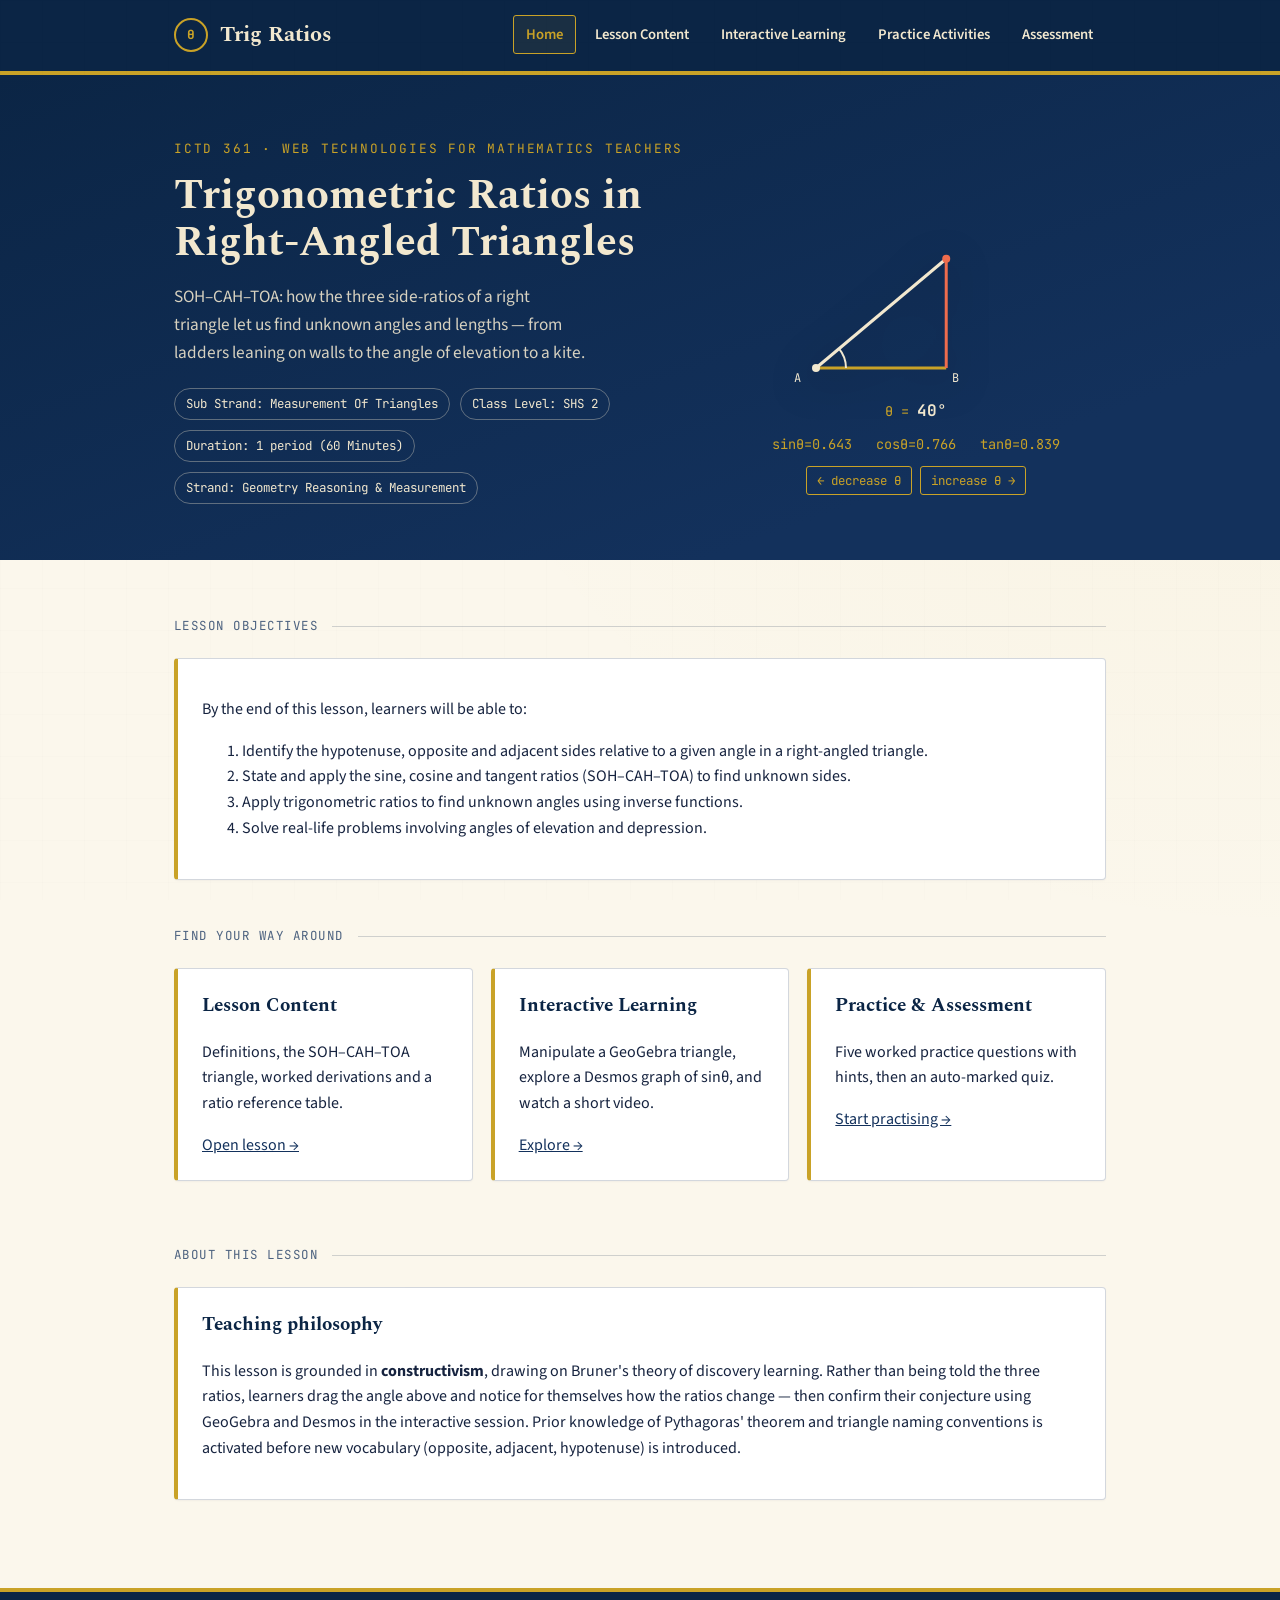
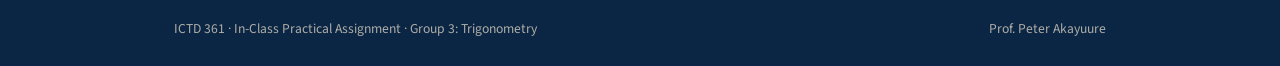
<file: index.html>
<!DOCTYPE html>
<html lang="en">
<head>
<meta charset="UTF-8">
<meta name="viewport" content="width=device-width, initial-scale=1.0">
<title>Trigonometric Ratios | ICTD 361 Mathematics Lesson</title>
<link rel="stylesheet" href="style.css">
</head>
<body>

<header class="site">
  <div class="top-bar">
    <a href="index.html" class="brand"><span class="angle-mark">&theta;</span> Trig Ratios</a>
    <nav class="main" aria-label="Primary navigation">
      <ul>
        <li><a href="index.html" aria-current="page">Home</a></li>
        <li><a href="lesson.html">Lesson Content</a></li>
        <li><a href="interactive.html">Interactive Learning</a></li>
        <li><a href="practice.html">Practice Activities</a></li>
        <li><a href="assessment.html">Assessment</a></li>
      </ul>
    </nav>
  </div>
</header>

<section class="hero">
  <div class="wrap">
    <div>
      <div class="hero-eyebrow">ICTD 361 &middot; Web Technologies for Mathematics Teachers</div>
      <h1>Trigonometric Ratios in Right-Angled Triangles</h1>
      <p class="lede">SOH&ndash;CAH&ndash;TOA: how the three side-ratios of a right triangle let us find unknown
        angles and lengths &mdash; from ladders leaning on walls to the angle of elevation to a kite.</p>
      <div class="meta-row">
        <span class="chip">Sub Strand: Measurement Of Triangles</span>
        <span class="chip">Class Level: SHS 2</span>
        <span class="chip">Duration: 1 period (60 Minutes)</span>
        <span class="chip">Strand: Geometry Reasoning &amp; Measurement</span>
      </div>
    </div>
    <div class="compass-wrap">
      <svg id="angleSvg" width="280" height="240" viewBox="0 0 280 240">
        <line id="sideAdj" x1="10" y1="20" x2="170" y2="220" stroke="#C9A227" stroke-width="3"/>
        <line id="sideOpp" x1="170" y1="220" x2="170" y2="90" stroke="#EE6C4D" stroke-width="3"/>
        <line id="sideHyp" x1="40" y1="220" x2="170" y2="90" stroke="#F2E8CF" stroke-width="3"/>
        <path id="angleArc" d="" stroke="#F2E8CF" stroke-width="2" fill="none"/>
        <circle id="pointC" cx="170" cy="90" r="4" fill="#EE6C4D"/>
        <circle cx="40" cy="220" r="4" fill="#F2E8CF"/>
        <text x="18" y="234" fill="#F2E8CF" font-family="JetBrains Mono" font-size="12">A</text>
        <text x="176" y="234" fill="#F2E8CF" font-family="JetBrains Mono" font-size="12">B</text>
      </svg>

      <div class="angle-readout" id="angleReadout">
        &theta; = <strong>40°</strong>
      </div>
      <div class="angle-readout">
        sin&theta;=<span id="sinVal"></span> &nbsp; cos&theta;=<span id="cosVal"></span> &nbsp; tan&theta;=<span id="tanVal"></span>
      </div>
      <div class="angle-controls">
        <button type="button" id="angleDown">&larr; decrease &theta;</button>
        <button type="button" id="angleUp">increase &theta; &rarr;</button>
      </div>
    </div>
  </div>
</section>

<main>
  <div class="wrap">

    <div class="arc-divider"><span class="label">Lesson Objectives</span></div>
    <div class="card">
      <p>By the end of this lesson, learners will be able to:</p>
      <ol>
        <li>Identify the hypotenuse, opposite and adjacent sides relative to a given angle in a right-angled triangle.</li>
        <li>State and apply the sine, cosine and tangent ratios (SOH&ndash;CAH&ndash;TOA) to find unknown sides.</li>
        <li>Apply trigonometric ratios to find unknown angles using inverse functions.</li>
        <li>Solve real-life problems involving angles of elevation and depression.</li>
      </ol>
    </div>

    <div class="arc-divider"><span class="label">Find your way around</span></div>
    <div class="grid-3">
      <div class="card">
        <h3>Lesson Content</h3>
        <p>Definitions, the SOH&ndash;CAH&ndash;TOA triangle, worked derivations and a ratio reference table.</p>
        <a href="lesson.html">Open lesson &rarr;</a>
      </div>
      <div class="card">
        <h3>Interactive Learning</h3>
        <p>Manipulate a GeoGebra triangle, explore a Desmos graph of sin&theta;, and watch a short video.</p>
        <a href="interactive.html">Explore &rarr;</a>
      </div>
      <div class="card">
        <h3>Practice &amp; Assessment</h3>
        <p>Five worked practice questions with hints, then an auto-marked quiz.</p>
        <a href="practice.html">Start practising &rarr;</a>
      </div>
    </div>

    <div class="arc-divider"><span class="label">About this lesson</span></div>
    <div class="card">
      <h3>Teaching philosophy</h3>
      <p>This lesson is grounded in <strong>constructivism</strong>, drawing on Bruner's theory of discovery
        learning. Rather than being told the three ratios, learners drag the angle above and notice for
        themselves how the ratios change &mdash; then confirm their conjecture using GeoGebra and Desmos
        in the interactive session. Prior knowledge of Pythagoras' theorem and triangle naming conventions
        is activated before new vocabulary (opposite, adjacent, hypotenuse) is introduced.</p>
    </div>

  </div>
</main>

<footer class="site">
  <div class="wrap">
    <span>ICTD 361 &middot; In-Class Practical Assignment &middot; Group 3: Trigonometry</span>
    <span>Prof. Peter Akayuure</span>
  </div>
</footer>

<script src="script.js"></script>
</body>
</html>
</file>
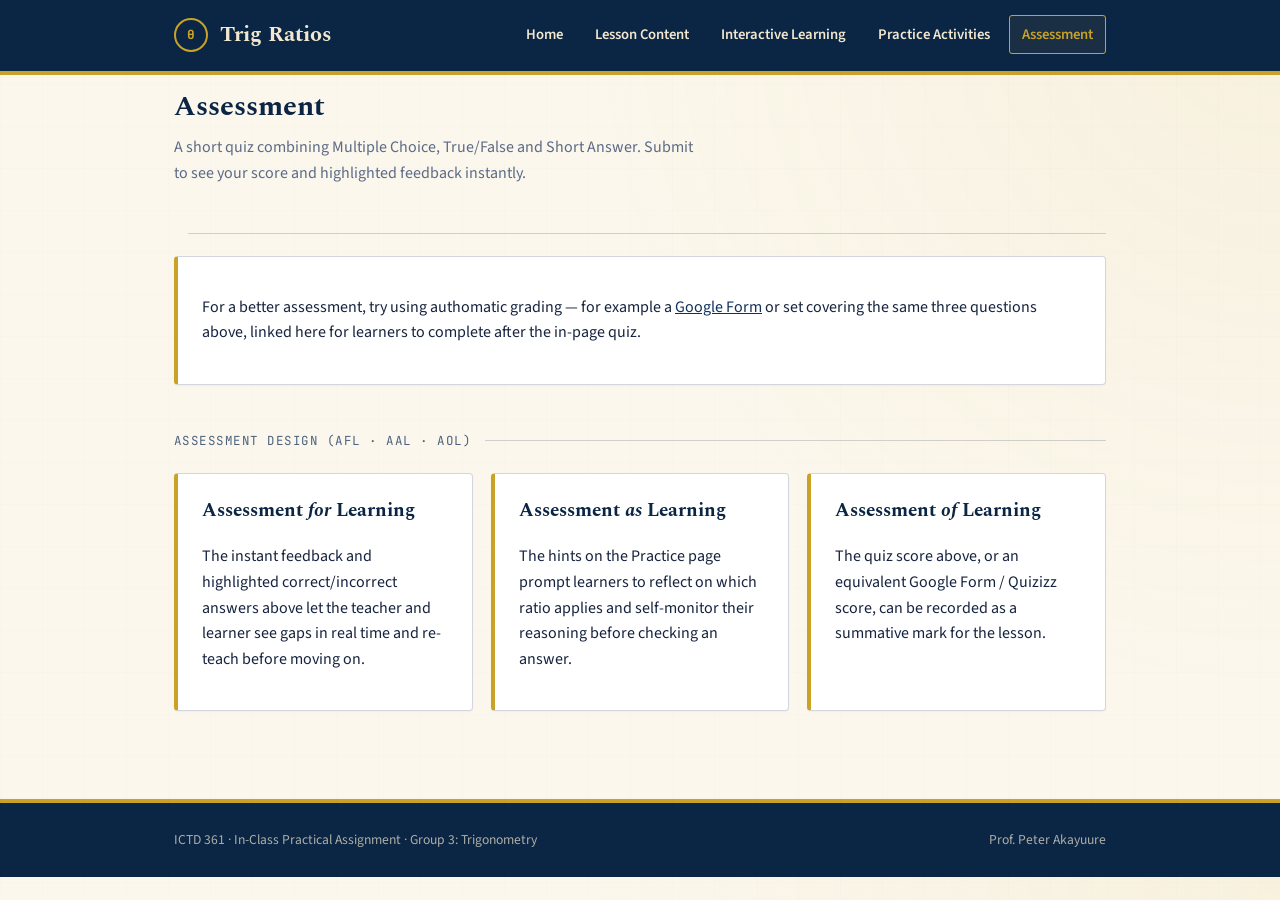
<file: assessment.html>
<!DOCTYPE html>
<html lang="en">
<head>
<meta charset="UTF-8">
<meta name="viewport" content="width=device-width, initial-scale=1.0">
<title>Assessment | Trigonometric Ratios</title>
<link rel="stylesheet" href="style.css">
</head>
<body>

<header class="site">
  <div class="top-bar">
    <a href="index.html" class="brand"><span class="angle-mark">&theta;</span> Trig Ratios</a>
    <nav class="main" aria-label="Primary navigation">
      <ul>
        <li><a href="index.html">Home</a></li>
        <li><a href="lesson.html">Lesson Content</a></li>
        <li><a href="interactive.html">Interactive Learning</a></li>
        <li><a href="practice.html">Practice Activities</a></li>
        <li><a href="assessment.html" aria-current="page">Assessment</a></li>
      </ul>
    </nav>
  </div>
</header>

<main>
  <div class="wrap">
    <h2 class="section-title">Assessment</h2>
    <p class="section-sub">A short quiz combining Multiple Choice, True/False and Short Answer. Submit to see
      your score and highlighted feedback instantly.</p>

       
    <div class="arc-divider"><span class="label"><form id="quizForm"></span></div>
    <div class="card">
      <p>For a better assessment, try using authomatic grading &mdash; for example a
        <a href="https://forms.gle/fazMAWXhqL7UyMLZ9" target="_blank" rel="noopener">Google Form</a> or
        set covering the same three
        questions above, linked here for learners to complete after the in-page quiz.</p>
    </div>

    <div class="arc-divider"><span class="label">Assessment design (AfL &middot; AaL &middot; AoL)</span></div>
    <div class="grid-3">
      <div class="card">
        <h3>Assessment <em>for</em> Learning</h3>
        <p>The instant feedback and highlighted correct/incorrect answers above let the teacher and learner
          see gaps in real time and re-teach before moving on.</p>
      </div>
      <div class="card">
        <h3>Assessment <em>as</em> Learning</h3>
        <p>The hints on the Practice page prompt learners to reflect on which ratio applies and self-monitor
          their reasoning before checking an answer.</p>
      </div>
      <div class="card">
        <h3>Assessment <em>of</em> Learning</h3>
        <p>The quiz score above, or an equivalent Google Form / Quizizz score, can be recorded as a summative
          mark for the lesson.</p>
      </div>
    </div>

  </div>
</main>

<footer class="site">
  <div class="wrap">
    <span>ICTD 361 &middot; In-Class Practical Assignment &middot; Group 3: Trigonometry</span>
    <span>Prof. Peter Akayuure</span>
  </div>
</footer>

<script src="script.js"></script>
</body>
</html>
</file>
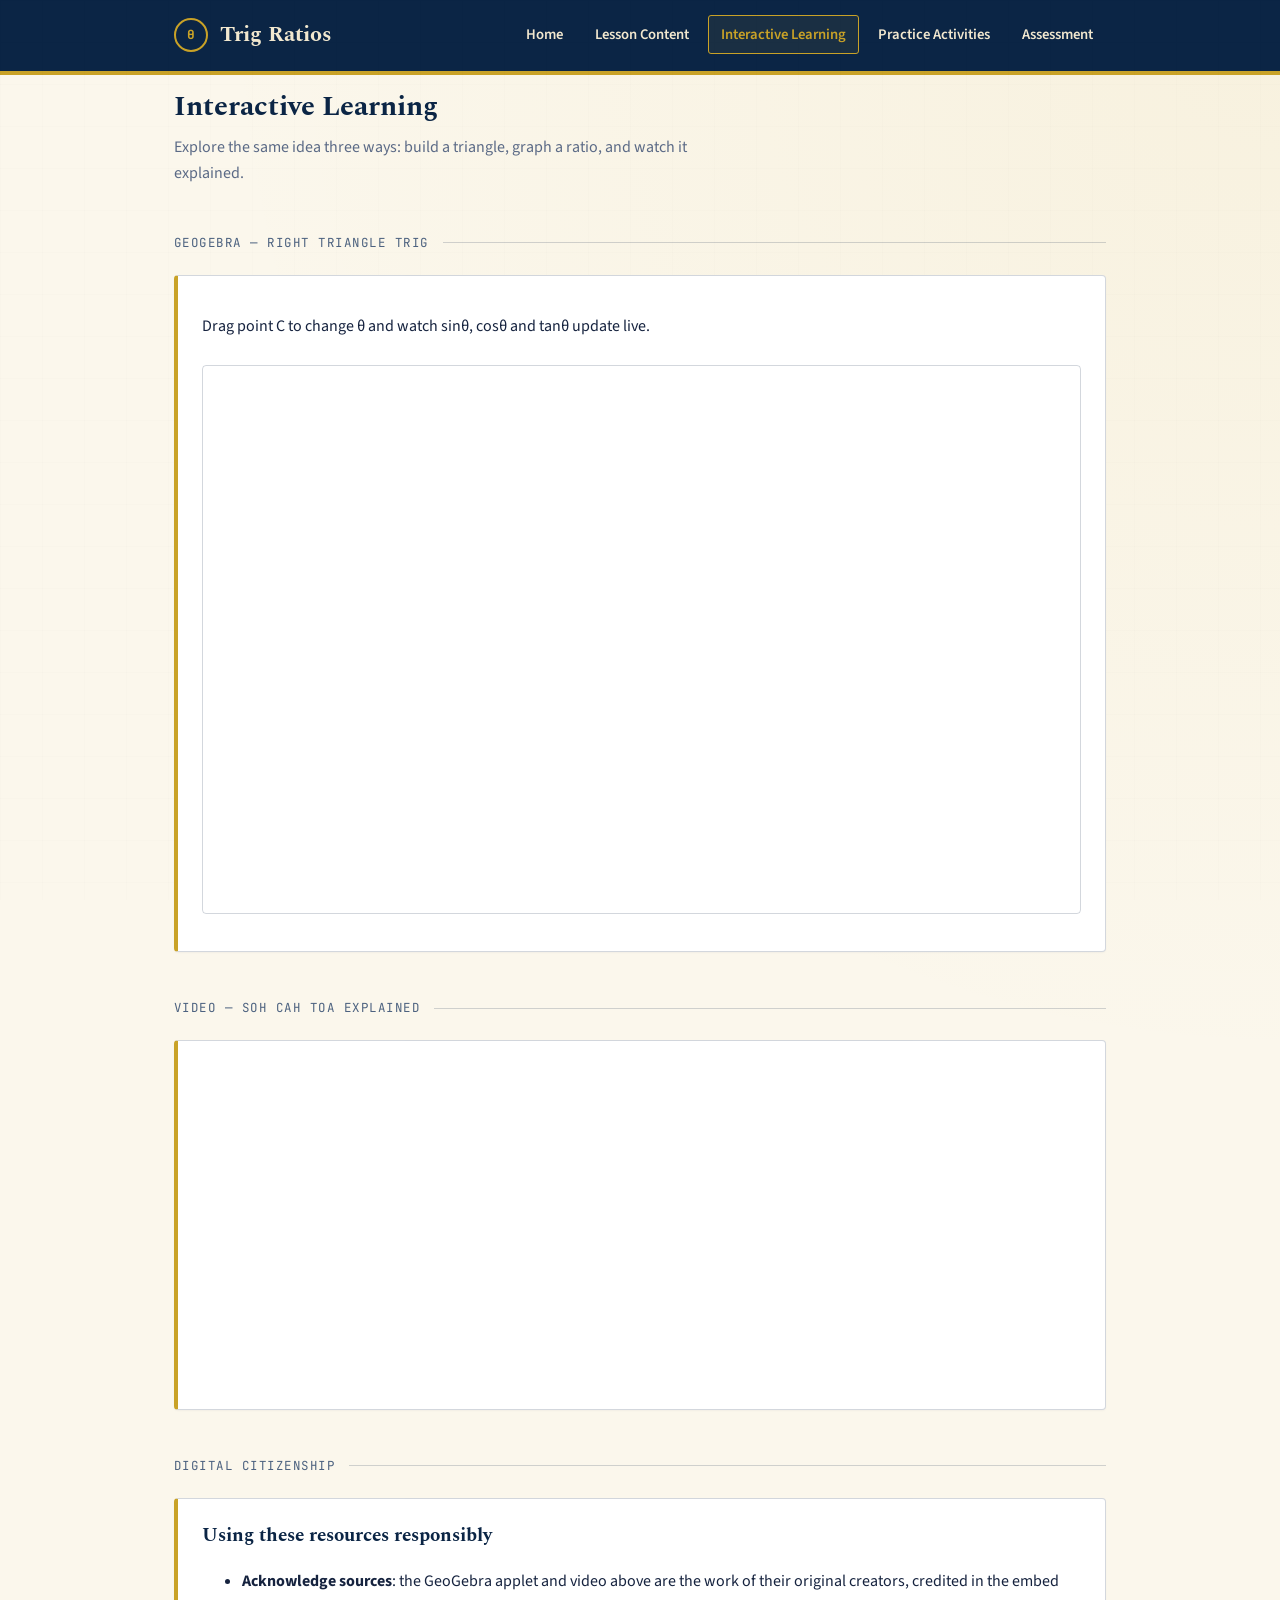
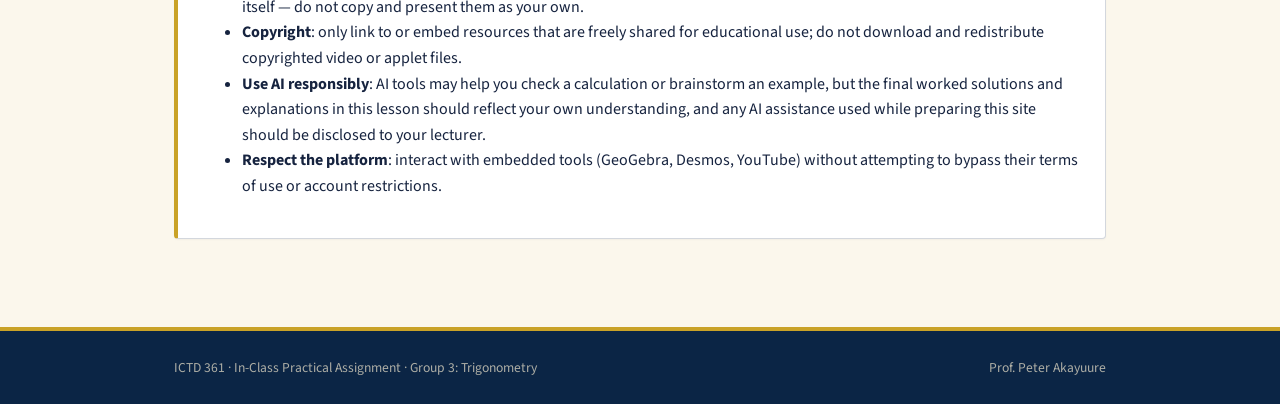
<file: interactive.html>
<!DOCTYPE html>
<html lang="en">
<head>
<meta charset="UTF-8">
<meta name="viewport" content="width=device-width, initial-scale=1.0">
<title>Interactive Learning | Trigonometric Ratios</title>
<link rel="stylesheet" href="style.css">
</head>
<body>

<header class="site">
  <div class="top-bar">
    <a href="index.html" class="brand"><span class="angle-mark">&theta;</span> Trig Ratios</a>
    <nav class="main" aria-label="Primary navigation">
      <ul>
        <li><a href="index.html">Home</a></li>
        <li><a href="lesson.html">Lesson Content</a></li>
        <li><a href="interactive.html" aria-current="page">Interactive Learning</a></li>
        <li><a href="practice.html">Practice Activities</a></li>
        <li><a href="assessment.html">Assessment</a></li>
      </ul>
    </nav>
  </div>
</header>

<main>
  <div class="wrap">
    <h2 class="section-title">Interactive Learning</h2>
    <p class="section-sub">Explore the same idea three ways: build a triangle, graph a ratio, and watch it explained.</p>

    <div class="arc-divider"><span class="label">GeoGebra &mdash; Right Triangle Trig</span></div>
    <div class="card">
      <p>Drag point C to change &theta; and watch sin&theta;, cos&theta; and tan&theta; update live.</p>
      <iframe class="embed-frame" src=" https://www.geogebra.org/classic" allowfullscreen></iframe>
    </div>



    <div class="arc-divider"><span class="label">Video &mdash; SOH CAH TOA explained</span></div>
    <div class="card">

<iframe width="560" height="315" src="https://www.youtube.com/embed/PUB0TaZ7bhA?si=cKTszf-RWPNnImWS" title="YouTube video player" frameborder="0" allow="accelerometer; autoplay; clipboard-write; encrypted-media; gyroscope; picture-in-picture; web-share" referrerpolicy="strict-origin-when-cross-origin" allowfullscreen>     <a href="https://youtu.be/PUB0TaZ7bhA?si=aXFFgmQBFSOsUJN8"></a></iframe>
     


    </div>

    <div class="arc-divider"><span class="label">Digital citizenship</span></div>
    <div class="card">
      <h3>Using these resources responsibly</h3>
      <ul>
        <li><strong>Acknowledge sources</strong>: the GeoGebra applet and video above are the work of their
          original creators, credited in the embed itself &mdash; do not copy and present them as your own.</li>
        <li><strong>Copyright</strong>: only link to or embed resources that are freely shared for educational
          use; do not download and redistribute copyrighted video or applet files.</li>
        <li><strong>Use AI responsibly</strong>: AI tools may help you check a calculation or brainstorm an
          example, but the final worked solutions and explanations in this lesson should reflect your own
          understanding, and any AI assistance used while preparing this site should be disclosed to your
          lecturer.</li>
        <li><strong>Respect the platform</strong>: interact with embedded tools (GeoGebra, Desmos, YouTube)
          without attempting to bypass their terms of use or account restrictions.</li>
      </ul>
    </div>

  </div>
</main>

<footer class="site">
  <div class="wrap">
    <span>ICTD 361 &middot; In-Class Practical Assignment &middot; Group 3: Trigonometry</span>
    <span>Prof. Peter Akayuure</span>
  </div>
</footer>

<script src="script.js"></script>
</body>
</html>
</file>
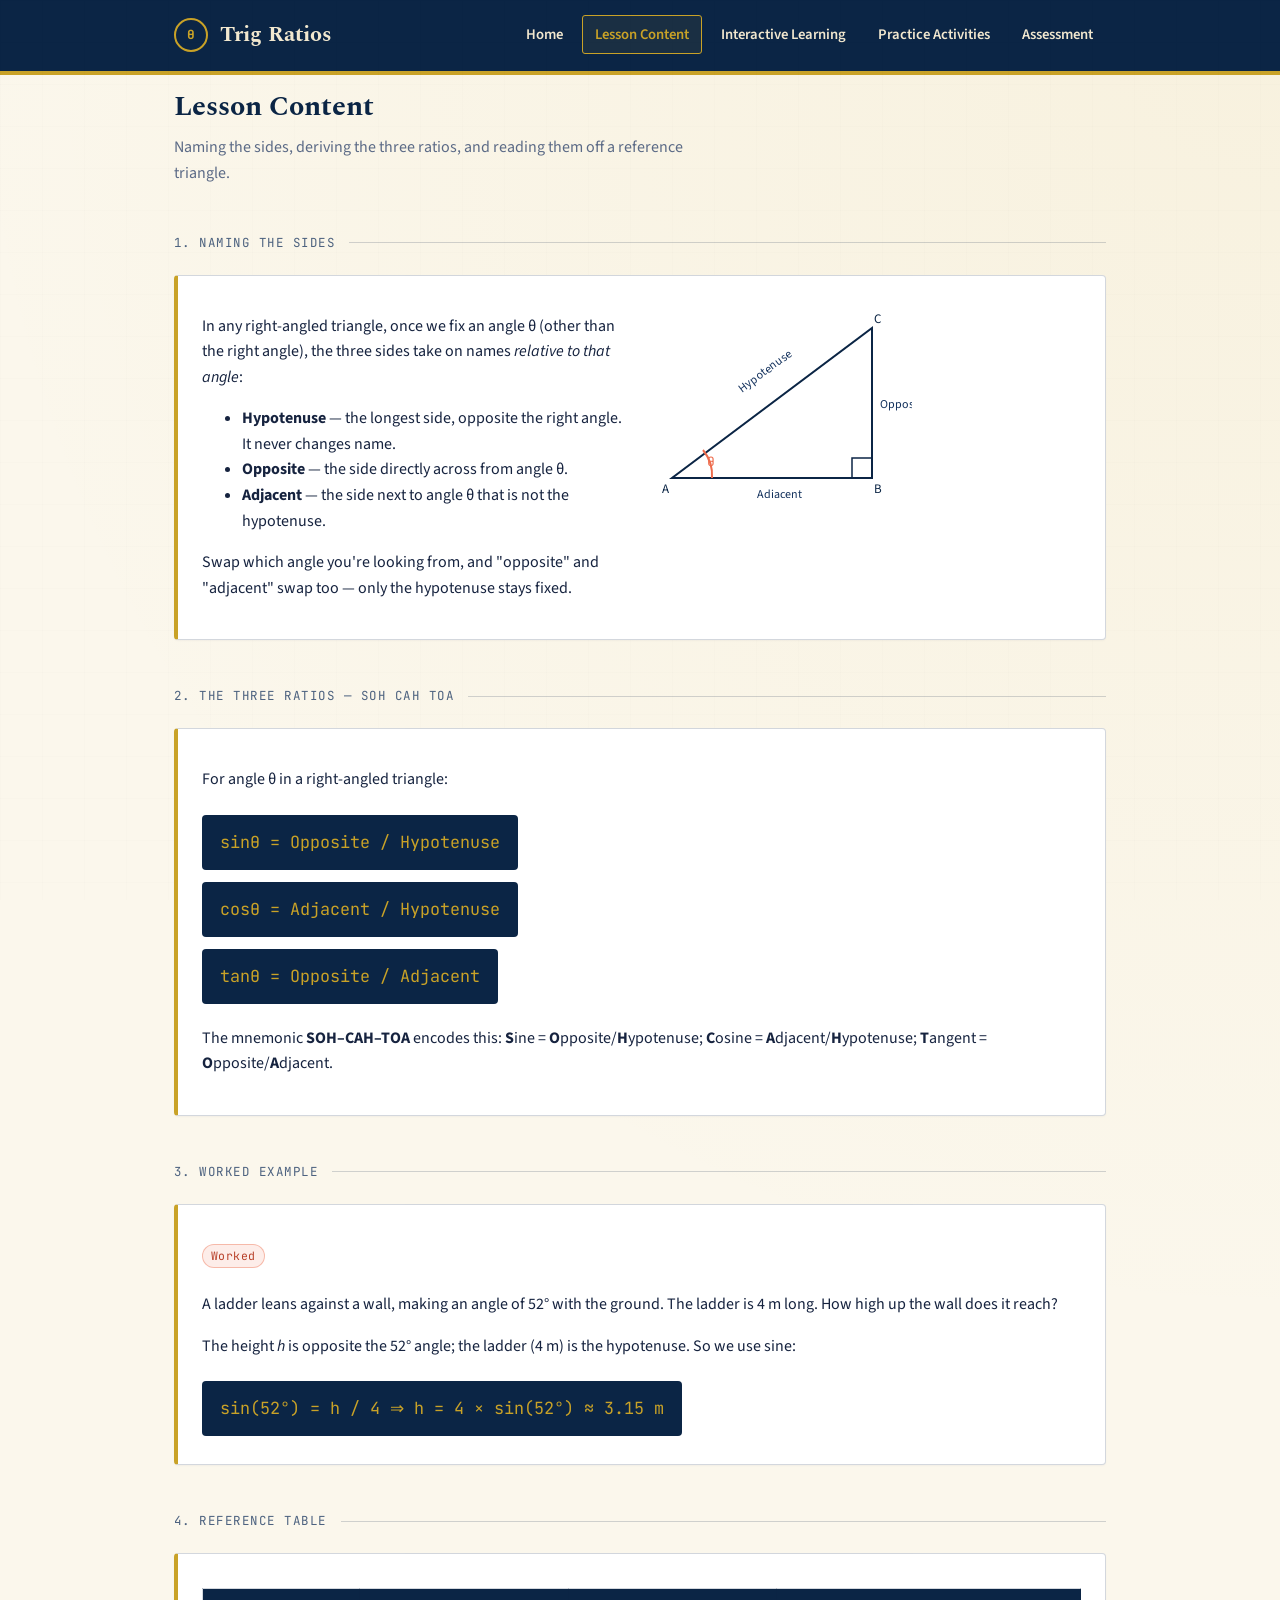
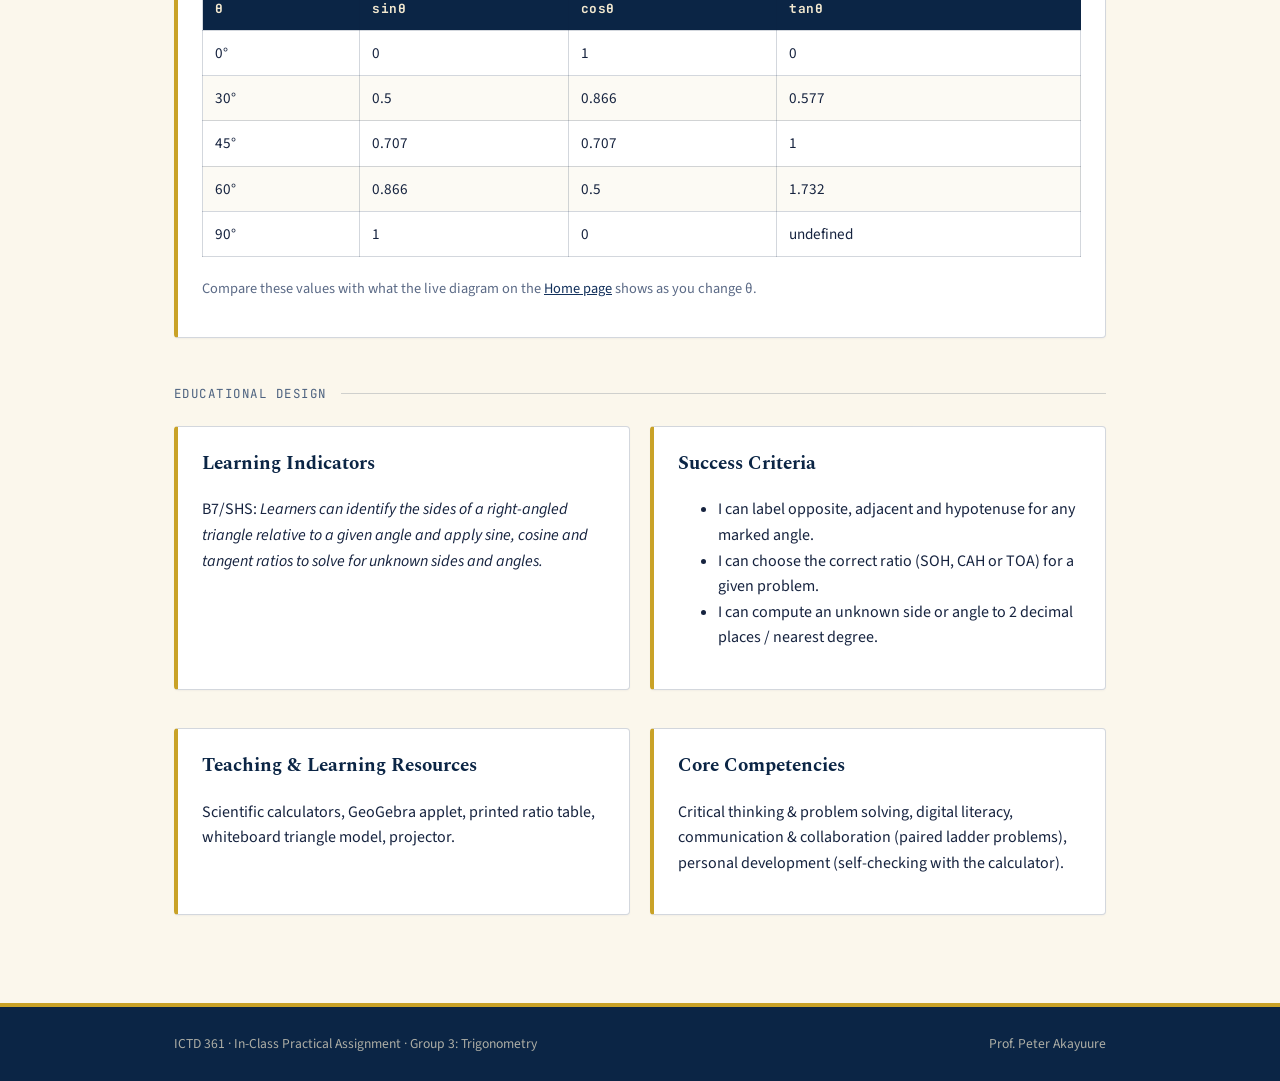
<file: lesson.html>
<!DOCTYPE html>
<html lang="en">
<head>
<meta charset="UTF-8">
<meta name="viewport" content="width=device-width, initial-scale=1.0">
<title>Lesson Content | Trigonometric Ratios</title>
<link rel="stylesheet" href="style.css">
</head>
<body>

<header class="site">
  <div class="top-bar">
    <a href="index.html" class="brand"><span class="angle-mark">&theta;</span> Trig Ratios</a>
    <nav class="main" aria-label="Primary navigation">
      <ul>
        <li><a href="index.html">Home</a></li>
        <li><a href="lesson.html" aria-current="page">Lesson Content</a></li>
        <li><a href="interactive.html">Interactive Learning</a></li>
        <li><a href="practice.html">Practice Activities</a></li>
        <li><a href="assessment.html">Assessment</a></li>
      </ul>
    </nav>
  </div>
</header>

<main>
  <div class="wrap">
    <h2 class="section-title">Lesson Content</h2>
    <p class="section-sub">Naming the sides, deriving the three ratios, and reading them off a reference triangle.</p>

    <div class="arc-divider"><span class="label">1. Naming the sides</span></div>
    <div class="card grid-2" style="display:grid;">
      <div>
        <p>In any right-angled triangle, once we fix an angle &theta; (other than the right angle), the three
          sides take on names <em>relative to that angle</em>:</p>
        <ul>
          <li><strong>Hypotenuse</strong> &mdash; the longest side, opposite the right angle. It never changes name.</li>
          <li><strong>Opposite</strong> &mdash; the side directly across from angle &theta;.</li>
          <li><strong>Adjacent</strong> &mdash; the side next to angle &theta; that is not the hypotenuse.</li>
        </ul>
        <p>Swap which angle you're looking from, and "opposite" and "adjacent" swap too &mdash; only the
          hypotenuse stays fixed.</p>
      </div>
      <div>
        <svg width="260" height="200" viewBox="0 0 260 200">
          <polygon points="20,180 220,180 220,30" fill="none" stroke="#0B2545" stroke-width="2"/>
          <rect x="200" y="160" width="20" height="20" fill="none" stroke="#0B2545" stroke-width="1.5"/>
          <path d="M 60 180 A 40 40 0 0 0 51 152" stroke="#EE6C4D" stroke-width="2" fill="none"/>
          <text x="55" y="168" font-family="JetBrains Mono" font-size="13" fill="#EE6C4D">&theta;</text>
          <text x="10" y="195" font-family="Source Sans 3" font-size="13" fill="#0B2545">A</text>
          <text x="222" y="195" font-family="Source Sans 3" font-size="13" fill="#0B2545">B</text>
          <text x="222" y="25" font-family="Source Sans 3" font-size="13" fill="#0B2545">C</text>
          <text x="105" y="200" font-family="Source Sans 3" font-size="12" fill="#13315C">Adjacent</text>
          <text x="228" y="110" font-family="Source Sans 3" font-size="12" fill="#13315C">Opposite</text>
          <text x="90" y="95" font-family="Source Sans 3" font-size="12" fill="#13315C" transform="rotate(-37 90 95)">Hypotenuse</text>
        </svg>
      </div>
    </div>

    <div class="arc-divider"><span class="label">2. The three ratios &mdash; SOH CAH TOA</span></div>
    <div class="card">
      <p>For angle &theta; in a right-angled triangle:</p>
      <p class="formula">sin&theta; = Opposite / Hypotenuse</p><br>
      <p class="formula">cos&theta; = Adjacent / Hypotenuse</p><br>
      <p class="formula">tan&theta; = Opposite / Adjacent</p>
      <p>The mnemonic <strong>SOH&ndash;CAH&ndash;TOA</strong> encodes this: <strong>S</strong>ine =
        <strong>O</strong>pposite/<strong>H</strong>ypotenuse; <strong>C</strong>osine =
        <strong>A</strong>djacent/<strong>H</strong>ypotenuse; <strong>T</strong>angent =
        <strong>O</strong>pposite/<strong>A</strong>djacent.</p>
    </div>

    <div class="arc-divider"><span class="label">3. Worked example</span></div>
    <div class="card">
      <p><span class="badge">Worked</span></p>
      <p>A ladder leans against a wall, making an angle of 52&deg; with the ground. The ladder is 4 m long.
        How high up the wall does it reach?</p>
      <p>The height <em>h</em> is opposite the 52&deg; angle; the ladder (4 m) is the hypotenuse. So we use sine:</p>
      <p class="formula">sin(52&deg;) = h / 4  &rArr;  h = 4 &times; sin(52&deg;) &asymp; 3.15 m</p>
    </div>

    <div class="arc-divider"><span class="label">4. Reference table</span></div>
    <div class="card">
      <table>
        <thead><tr><th>&theta;</th><th>sin&theta;</th><th>cos&theta;</th><th>tan&theta;</th></tr></thead>
        <tbody>
          <tr><td>0&deg;</td><td>0</td><td>1</td><td>0</td></tr>
          <tr><td>30&deg;</td><td>0.5</td><td>0.866</td><td>0.577</td></tr>
          <tr><td>45&deg;</td><td>0.707</td><td>0.707</td><td>1</td></tr>
          <tr><td>60&deg;</td><td>0.866</td><td>0.5</td><td>1.732</td></tr>
          <tr><td>90&deg;</td><td>1</td><td>0</td><td>undefined</td></tr>
        </tbody>
      </table>
      <p style="font-size:0.9rem;color:#5b6a86;">Compare these values with what the live diagram on the
        <a href="index.html">Home page</a> shows as you change &theta;.</p>
    </div>

    <div class="arc-divider"><span class="label">Educational Design</span></div>
    <div class="grid-2">
      <div class="card">
        <h3>Learning Indicators</h3>
        <p>B7/SHS: <em>Learners can identify the sides of a right-angled triangle relative to a given angle
          and apply sine, cosine and tangent ratios to solve for unknown sides and angles.</em></p>
      </div>
      <div class="card">
        <h3>Success Criteria</h3>
        <ul>
          <li>I can label opposite, adjacent and hypotenuse for any marked angle.</li>
          <li>I can choose the correct ratio (SOH, CAH or TOA) for a given problem.</li>
          <li>I can compute an unknown side or angle to 2 decimal places / nearest degree.</li>
        </ul>
      </div>
      <div class="card">
        <h3>Teaching &amp; Learning Resources</h3>
        <p>Scientific calculators, GeoGebra applet, printed ratio table, whiteboard
          triangle model, projector.</p>
      </div>
      <div class="card">
        <h3>Core Competencies</h3>
        <p>Critical thinking &amp; problem solving, digital literacy, communication &amp; collaboration
          (paired ladder problems), personal development (self-checking with the calculator).</p>
      </div>
    </div>

  </div>
</main>

<footer class="site">
  <div class="wrap">
    <span>ICTD 361 &middot; In-Class Practical Assignment &middot; Group 3: Trigonometry</span>
    <span>Prof. Peter Akayuure</span>
  </div>
</footer>

<script src="script.js"></script>
</body>
</html>
</file>
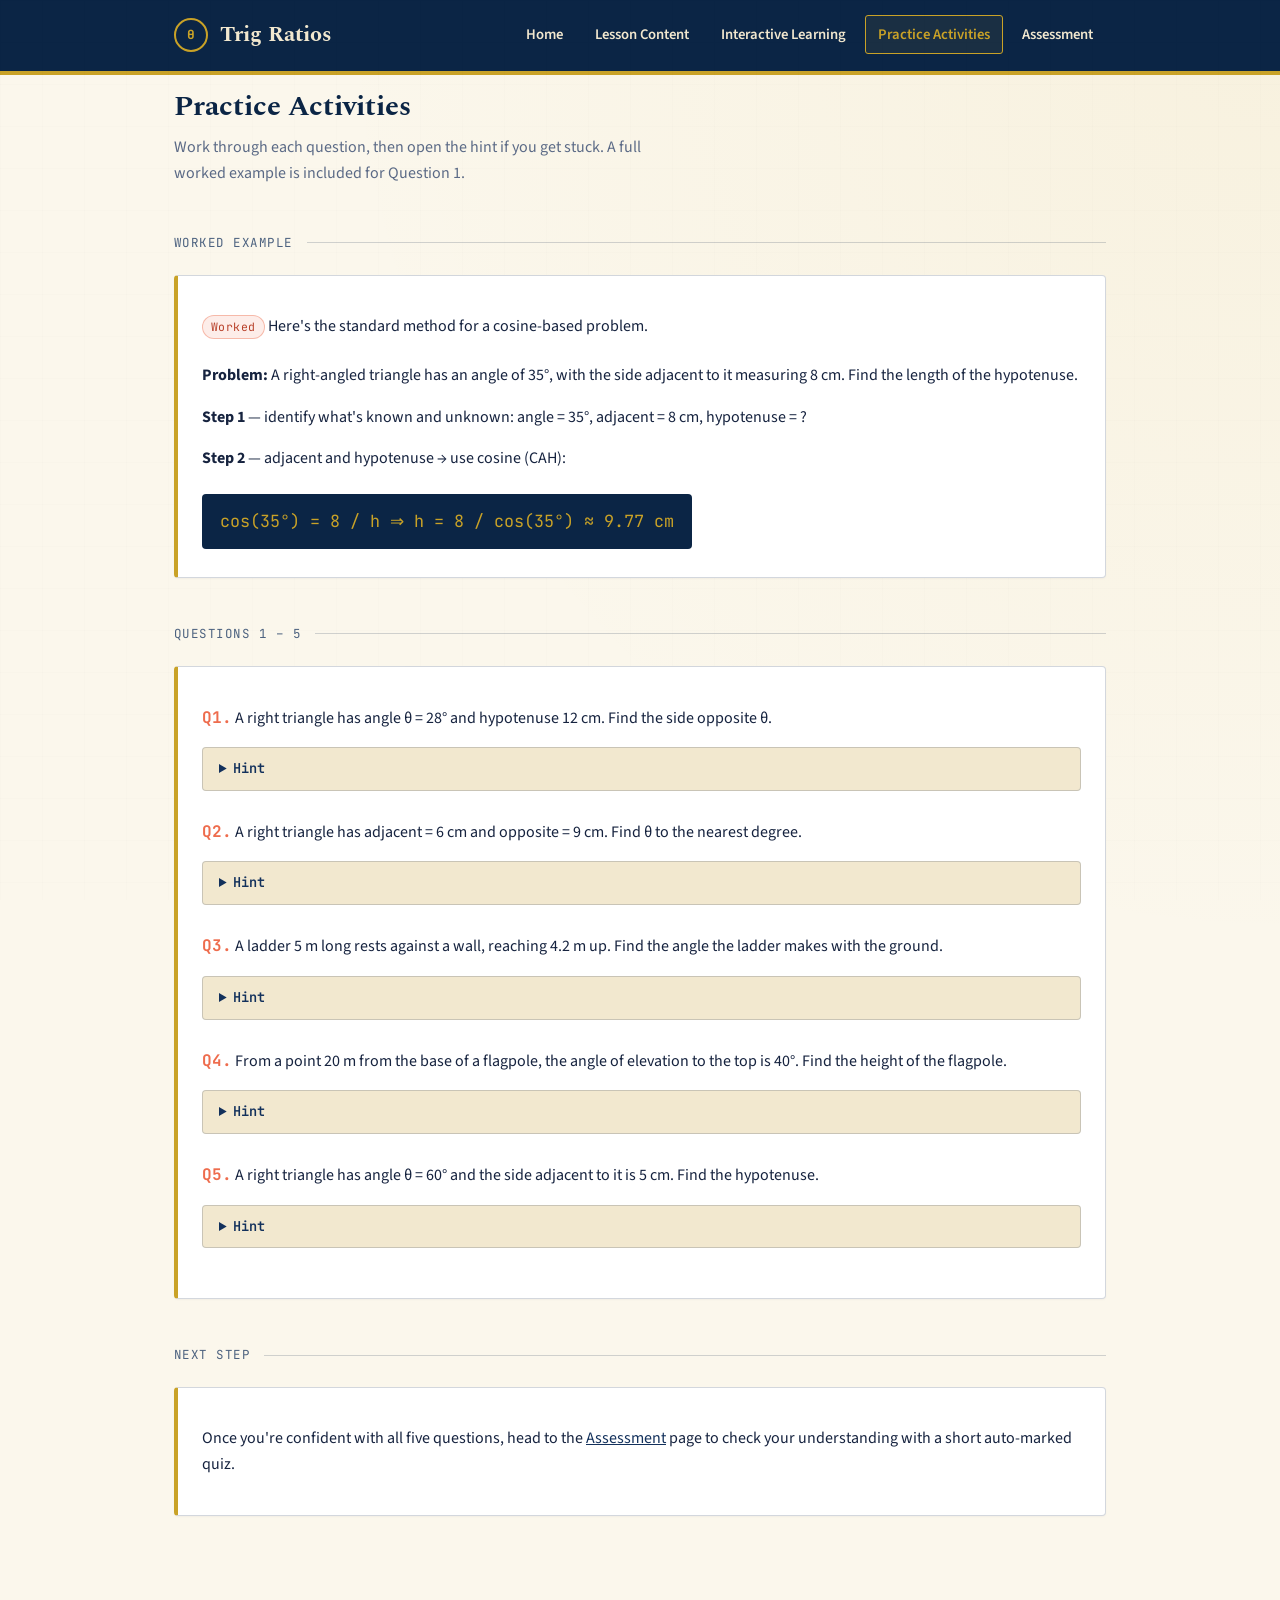
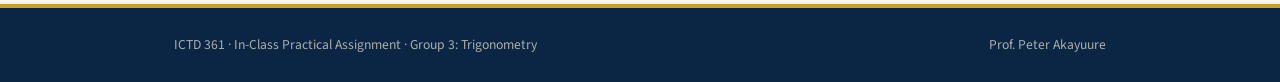
<file: practice.html>
<!DOCTYPE html>
<html lang="en">
<head>
<meta charset="UTF-8">
<meta name="viewport" content="width=device-width, initial-scale=1.0">
<title>Practice Activities | Trigonometric Ratios</title>
<link rel="stylesheet" href="style.css">
</head>
<body>

<header class="site">
  <div class="top-bar">
    <a href="index.html" class="brand"><span class="angle-mark">&theta;</span> Trig Ratios</a>
    <nav class="main" aria-label="Primary navigation">
      <ul>
        <li><a href="index.html">Home</a></li>
        <li><a href="lesson.html">Lesson Content</a></li>
        <li><a href="interactive.html">Interactive Learning</a></li>
        <li><a href="practice.html" aria-current="page">Practice Activities</a></li>
        <li><a href="assessment.html">Assessment</a></li>
      </ul>
    </nav>
  </div>
</header>

<main>
  <div class="wrap">
    <h2 class="section-title">Practice Activities</h2>
    <p class="section-sub">Work through each question, then open the hint if you get stuck. A full worked
      example is included for Question 1.</p>

    <div class="arc-divider"><span class="label">Worked example</span></div>
    <div class="card">
      <p><span class="badge">Worked</span> Here's the standard method for a cosine-based problem.</p>
      <p><strong>Problem:</strong> A right-angled triangle has an angle of 35&deg;, with the side adjacent to
        it measuring 8 cm. Find the length of the hypotenuse.</p>
      <p><strong>Step 1</strong> &mdash; identify what's known and unknown: angle = 35&deg;, adjacent = 8 cm,
        hypotenuse = ?</p>
      <p><strong>Step 2</strong> &mdash; adjacent and hypotenuse &rarr; use cosine (CAH):</p>
      <p class="formula">cos(35&deg;) = 8 / h  &rArr;  h = 8 / cos(35&deg;) &asymp; 9.77 cm</p>
    </div>

    <div class="arc-divider"><span class="label">Questions 1 &ndash; 5</span></div>

    <div class="card">
      <div class="q-block">
        <p><span class="qnum">Q1.</span> A right triangle has angle &theta; = 28&deg; and hypotenuse 12 cm.
          Find the side opposite &theta;.</p>
        <details class="hint"><summary>Hint</summary>Opposite and hypotenuse are involved &mdash; which ratio uses SOH?</details>
      </div>

      <div class="q-block">
        <p><span class="qnum">Q2.</span> A right triangle has adjacent = 6 cm and opposite = 9 cm. Find &theta;
          to the nearest degree.</p>
        <details class="hint"><summary>Hint</summary>Opposite over adjacent means TOA. You'll need tan&sup1;&supminus;&sup1; on your calculator.</details>
      </div>

      <div class="q-block">
        <p><span class="qnum">Q3.</span> A ladder 5 m long rests against a wall, reaching 4.2 m up. Find the
          angle the ladder makes with the ground.</p>
        <details class="hint"><summary>Hint</summary>The 4.2 m is opposite the angle; the ladder itself is the hypotenuse &mdash; use SOH, then sin&supminus;&sup1;.</details>
      </div>

      <div class="q-block">
        <p><span class="qnum">Q4.</span> From a point 20 m from the base of a flagpole, the angle of elevation
          to the top is 40&deg;. Find the height of the flagpole.</p>
        <details class="hint"><summary>Hint</summary>Draw the triangle first: the 20 m is adjacent, the height is opposite &mdash; that's TOA.</details>
      </div>

      <div class="q-block">
        <p><span class="qnum">Q5.</span> A right triangle has angle &theta; = 60&deg; and the side adjacent to
          it is 5 cm. Find the hypotenuse.</p>
        <details class="hint"><summary>Hint</summary>Adjacent and hypotenuse &mdash; that's CAH.</details>
      </div>
    </div>

    <div class="arc-divider"><span class="label">Next step</span></div>
    <div class="card">
      <p>Once you're confident with all five questions, head to the <a href="assessment.html">Assessment</a>
        page to check your understanding with a short auto-marked quiz.</p>
    </div>

  </div>
</main>

<footer class="site">
  <div class="wrap">
    <span>ICTD 361 &middot; In-Class Practical Assignment &middot; Group 3: Trigonometry</span>
    <span>Prof. Peter Akayuure</span>
  </div>
</footer>

<script src="script.js"></script>
</body>
</html>
</file>
<file: style.css>
@import url('https://fonts.googleapis.com/css2?family=Spectral:ital,wght@0,400;0,500;0,600;0,700;1,500&family=JetBrains+Mono:wght@400;600;700&family=Source+Sans+3:wght@400;500;600;700&display=swap');

:root{
  --navy:        #0B2545;
  --teal:        #13315C;
  --brass:       #C9A227;
  --parchment:   #F2E8CF;
  --coral:       #EE6C4D;
  --paper:       #FBF7EC;
  --ink:         #16233F;
  --line:        rgba(11,37,69,0.18);
  --display: 'Spectral', Georgia, serif;
  --mono: 'JetBrains Mono', 'Courier New', monospace;
  --body: 'Source Sans 3', -apple-system, sans-serif;
}

*{ box-sizing: border-box; }

body{
  margin:0;
  font-family: var(--body);
  color: var(--ink);
  background:
    radial-gradient(circle at 100% 0%, rgba(201,162,39,0.07), transparent 45%),
    var(--paper);
  line-height:1.6;
}

/* faint blueprint grid behind the whole page */
body::before{
  content:"";
  position: fixed; inset:0;
  background-image:
    linear-gradient(var(--line) 1px, transparent 1px),
    linear-gradient(90deg, var(--line) 1px, transparent 1px);
  background-size: 42px 42px;
  opacity:0.06;
  pointer-events:none;
  z-index:0;
}

a{ color: var(--teal); }
img{ max-width:100%; display:block; }

.wrap{ max-width: 980px; margin:0 auto; padding: 0 24px; position:relative; z-index:1; }

/* ---------- header / nav ---------- */
header.site{
  background: var(--navy);
  color: var(--parchment);
  border-bottom: 4px solid var(--brass);
}
.top-bar{
  display:flex; align-items:center; justify-content:space-between;
  max-width:980px; margin:0 auto; padding: 18px 24px;
}
.brand{
  display:flex; align-items:center; gap:12px;
  font-family: var(--display); font-weight:700; font-size:1.35rem;
  color: var(--parchment); text-decoration:none;
}
.brand .angle-mark{
  width:34px; height:34px; border-radius:50%;
  border:2px solid var(--brass);
  display:grid; place-items:center;
  font-family:var(--mono); font-size:0.8rem; color:var(--brass);
}
nav.main ul{
  list-style:none; display:flex; gap:6px; margin:0; padding:0; flex-wrap:wrap;
}
nav.main a{
  color: var(--parchment);
  text-decoration:none;
  font-weight:600; font-size:0.92rem;
  padding:8px 12px; border-radius: 3px;
  border:1px solid transparent;
  transition: all .18s ease;
}
nav.main a:hover, nav.main a[aria-current="page"]{
  border-color: var(--brass);
  color: var(--brass);
  background: rgba(201,162,39,0.08);
}

/* ---------- angle-arc divider (signature structural device) ---------- */
.arc-divider{
  display:flex; align-items:center; gap:14px;
  margin: 46px 0 22px;
  color: var(--teal);
}
.arc-divider svg{ flex:none; }
.arc-divider .label{
  font-family: var(--mono); font-size:0.78rem; letter-spacing:0.12em;
  text-transform:uppercase; color: var(--teal); opacity:0.75;
}
.arc-divider::after{
  content:""; flex:1; height:1px; background: var(--line);
}

/* ---------- hero ---------- */
.hero{
  background: linear-gradient(160deg, var(--navy) 0%, var(--teal) 78%);
  color: var(--parchment);
  padding: 64px 0 56px;
  position:relative;
  overflow:hidden;
}
.hero .wrap{ display:grid; grid-template-columns: 1.15fr 0.85fr; gap:36px; align-items:center; }
.hero-eyebrow{
  font-family: var(--mono); font-size:0.8rem; letter-spacing:0.14em;
  color: var(--brass); text-transform:uppercase; margin-bottom:14px;
}
.hero h1{
  font-family: var(--display); font-size: 2.6rem; line-height:1.12; margin:0 0 16px;
}
.hero p.lede{ font-size:1.08rem; color: rgba(242,232,207,0.88); max-width:46ch; }
.hero .meta-row{
  display:flex; flex-wrap:wrap; gap:10px; margin-top:22px;
}
.chip{
  font-family: var(--mono); font-size:0.78rem;
  border:1px solid rgba(242,232,207,0.35);
  color: var(--parchment);
  padding:5px 11px; border-radius:20px;
}

/* rotating angle diagram — the signature element */

.compass-wrap{ display:grid; place-items:center; }
#angleSvg{ filter: drop-shadow(0 8px 20px rgba(0,0,0,0.35)); }
.angle-readout{
  font-family: var(--mono); text-align:center; margin-top:10px; color: var(--brass);
  font-size:0.85rem;
}
.angle-readout strong{ color: var(--parchment); font-size:1rem; }
.angle-controls{ display:flex; gap:8px; justify-content:center; margin-top:10px; }
.angle-controls button{
  background: transparent; border:1px solid var(--brass); color: var(--brass);
  font-family: var(--mono); padding:5px 10px; border-radius:3px; cursor:pointer;
  font-size:0.78rem;
}
.angle-controls button:hover{ background: var(--brass); color: var(--navy); }

/* ---------- generic section ---------- */
main{ padding: 10px 0 70px; }
h2.section-title{
  font-family: var(--display); font-size:1.75rem; color: var(--navy); margin: 0 0 6px;
}
.section-sub{ color:#5b6a86; margin:0 0 18px; max-width:65ch; }

.card{
  background: #fff;
  border:1px solid var(--line);
  border-left: 4px solid var(--brass);
  border-radius: 4px;
  padding: 22px 24px;
  margin-bottom: 18px;
  box-shadow: 0 1px 2px rgba(11,37,69,0.04);
}
.card h3{ font-family: var(--display); color: var(--navy); margin-top:0; }

.grid-2{ display:grid; grid-template-columns: 1fr 1fr; gap:20px; }
.grid-3{ display:grid; grid-template-columns: repeat(3,1fr); gap:18px; }

table{ width:100%; border-collapse:collapse; margin: 12px 0 20px; background:#fff; }
th,td{ border:1px solid var(--line); padding:10px 12px; text-align:left; font-size:0.95rem; }
th{ background: var(--navy); color: var(--parchment); font-family: var(--mono); font-size:0.8rem; letter-spacing:0.05em; }
tr:nth-child(even) td{ background: rgba(201,162,39,0.05); }

.formula{
  font-family: var(--mono); background: var(--navy); color: var(--brass);
  padding: 14px 18px; border-radius:4px; display:inline-block; font-size:1.05rem;
  margin: 6px 0;
}

.badge{
  display:inline-block; font-family: var(--mono); font-size:0.72rem;
  background: rgba(238,108,77,0.12); color:#b8402a; border:1px solid rgba(238,108,77,0.4);
  padding:2px 8px; border-radius:20px; letter-spacing:0.04em; margin-bottom:8px;
}

.embed-frame{
  width:100%; aspect-ratio: 16/10; border:1px solid var(--line); border-radius:4px;
  margin: 10px 0 6px;
}
.embed-frame.wide{ aspect-ratio:16/9; }

details.hint{
  background: var(--parchment); border:1px solid var(--line); border-radius:4px;
  padding: 10px 16px; margin: 8px 0 18px;
}
details.hint summary{ cursor:pointer; font-weight:600; color: var(--teal); font-family: var(--mono); font-size:0.85rem; }

.q-block{ margin-bottom: 28px; }
.q-block .qnum{ font-family: var(--mono); color: var(--coral); font-weight:700; }

/* quiz */
.quiz-question{ margin-bottom:26px; padding-bottom:20px; border-bottom:1px dashed var(--line); }
.quiz-question p.stem{ font-weight:600; margin-bottom:10px; }
.opt-label{
  display:block; padding:8px 12px; margin:6px 0; border:1px solid var(--line);
  border-radius:4px; cursor:pointer; transition: all .15s ease;
}
.opt-label:hover{ border-color: var(--brass); background: rgba(201,162,39,0.06); }
input[type="text"].short-answer{
  width:100%; padding:9px 12px; border:1px solid var(--line); border-radius:4px;
  font-family: var(--body); margin-top:6px;
}
button.primary{
  background: var(--coral); color:#fff; border:none; padding:12px 26px;
  border-radius:4px; font-weight:700; font-size:0.95rem; cursor:pointer;
  font-family: var(--body);
}
button.primary:hover{ background:#d85c3d; }
#quizResult{
  margin-top:18px; padding:16px 20px; border-radius:4px; font-family:var(--mono);
  display:none;
}
#quizResult.show{ display:block; }
#quizResult.pass{ background: rgba(76,140,102,0.12); border:1px solid #4c8c66; color:#2c5a3e; }
#quizResult.fail{ background: rgba(238,108,77,0.12); border:1px solid var(--coral); color:#b8402a; }

.correct{ outline: 2px solid #4c8c66; }
.incorrect{ outline: 2px solid var(--coral); }

/* footer */
footer.site{
  background: var(--navy); color: rgba(242,232,207,0.7);
  padding: 26px 0; font-size:0.85rem;
  border-top: 4px solid var(--brass);
}
footer.site .wrap{ display:flex; justify-content:space-between; flex-wrap:wrap; gap:10px; }

@media (max-width: 800px){
  .hero .wrap{ grid-template-columns: 1fr; }
  .grid-2, .grid-3{ grid-template-columns: 1fr; }
  .hero h1{ font-size:2rem; }
  nav.main ul{ gap:2px; }
}

@media (prefers-reduced-motion: reduce){
  * { animation: none !important; transition: none !important; }
}
</file>
